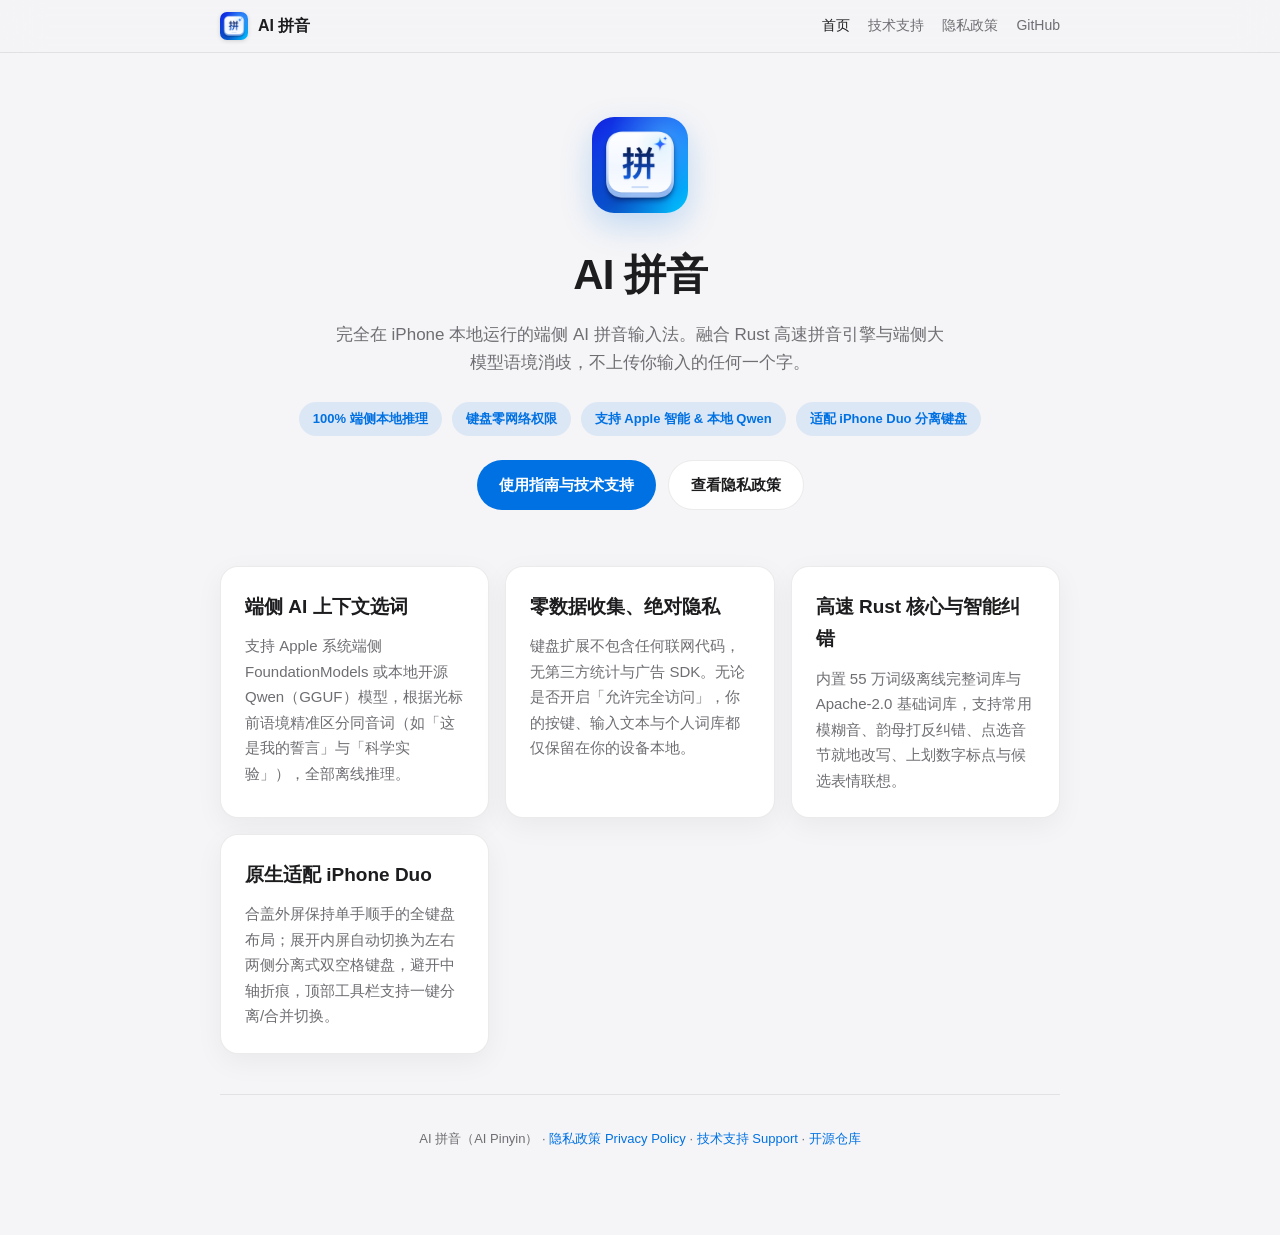
<file: index.html>
<!DOCTYPE html>
<html lang="zh-CN">
<head>
  <meta charset="utf-8" />
  <meta name="viewport" content="width=device-width, initial-scale=1" />
  <title>AI 拼音 — 本地端侧大模型 iOS 拼音输入法</title>
  <meta name="description" content="AI 拼音是一款完全在设备本地运行的 iOS 拼音输入法，结合 Rust 引擎与端侧大模型上下文选词，键盘绝不联网，零数据收集。" />
  <link rel="icon" type="image/png" href="icon.png" />
  <link rel="apple-touch-icon" href="icon.png" />
  <link rel="stylesheet" href="styles.css" />
</head>
<body>
  <header class="nav">
    <div class="nav-inner">
      <a class="brand" href="index.html">
        <img src="icon.png" alt="AI 拼音图标" />
        <span>AI 拼音</span>
      </a>
      <nav class="nav-links">
        <a class="active" href="index.html">首页</a>
        <a href="support.html">技术支持</a>
        <a href="privacy.html">隐私政策</a>
        <a href="https://github.com/hellomyworkid-tech/rust-ai-pinyin-ime" target="_blank" rel="noopener">GitHub</a>
      </nav>
    </div>
  </header>

  <main class="container">
    <section class="hero">
      <img class="hero-icon" src="icon.png" alt="AI 拼音" />
      <h1>AI 拼音</h1>
      <p>完全在 iPhone 本地运行的端侧 AI 拼音输入法。融合 Rust 高速拼音引擎与端侧大模型语境消歧，不上传你输入的任何一个字。</p>
      <div class="badge-row">
        <span class="badge">100% 端侧本地推理</span>
        <span class="badge">键盘零网络权限</span>
        <span class="badge">支持 Apple 智能 &amp; 本地 Qwen</span>
        <span class="badge">适配 iPhone Duo 分离键盘</span>
      </div>
      <div class="actions">
        <a class="btn btn-primary" href="support.html">使用指南与技术支持</a>
        <a class="btn btn-secondary" href="privacy.html">查看隐私政策</a>
      </div>
    </section>

    <section class="grid">
      <article class="card">
        <h2>端侧 AI 上下文选词</h2>
        <p>支持 Apple 系统端侧 FoundationModels 或本地开源 Qwen（GGUF）模型，根据光标前语境精准区分同音词（如「这是我的誓言」与「科学实验」），全部离线推理。</p>
      </article>
      <article class="card">
        <h2>零数据收集、绝对隐私</h2>
        <p>键盘扩展不包含任何联网代码，无第三方统计与广告 SDK。无论是否开启「允许完全访问」，你的按键、输入文本与个人词库都仅保留在你的设备本地。</p>
      </article>
      <article class="card">
        <h2>高速 Rust 核心与智能纠错</h2>
        <p>内置 55 万词级离线完整词库与 Apache-2.0 基础词库，支持常用模糊音、韵母打反纠错、点选音节就地改写、上划数字标点与候选表情联想。</p>
      </article>
      <article class="card">
        <h2>原生适配 iPhone Duo</h2>
        <p>合盖外屏保持单手顺手的全键盘布局；展开内屏自动切换为左右两侧分离式双空格键盘，避开中轴折痕，顶部工具栏支持一键分离/合并切换。</p>
      </article>
    </section>

    <footer class="footer">
      <p>AI 拼音（AI Pinyin） · <a href="privacy.html">隐私政策 Privacy Policy</a> · <a href="support.html">技术支持 Support</a> · <a href="https://github.com/hellomyworkid-tech/rust-ai-pinyin-ime" target="_blank" rel="noopener">开源仓库</a></p>
    </footer>
  </main>
</body>
</html>
</file>
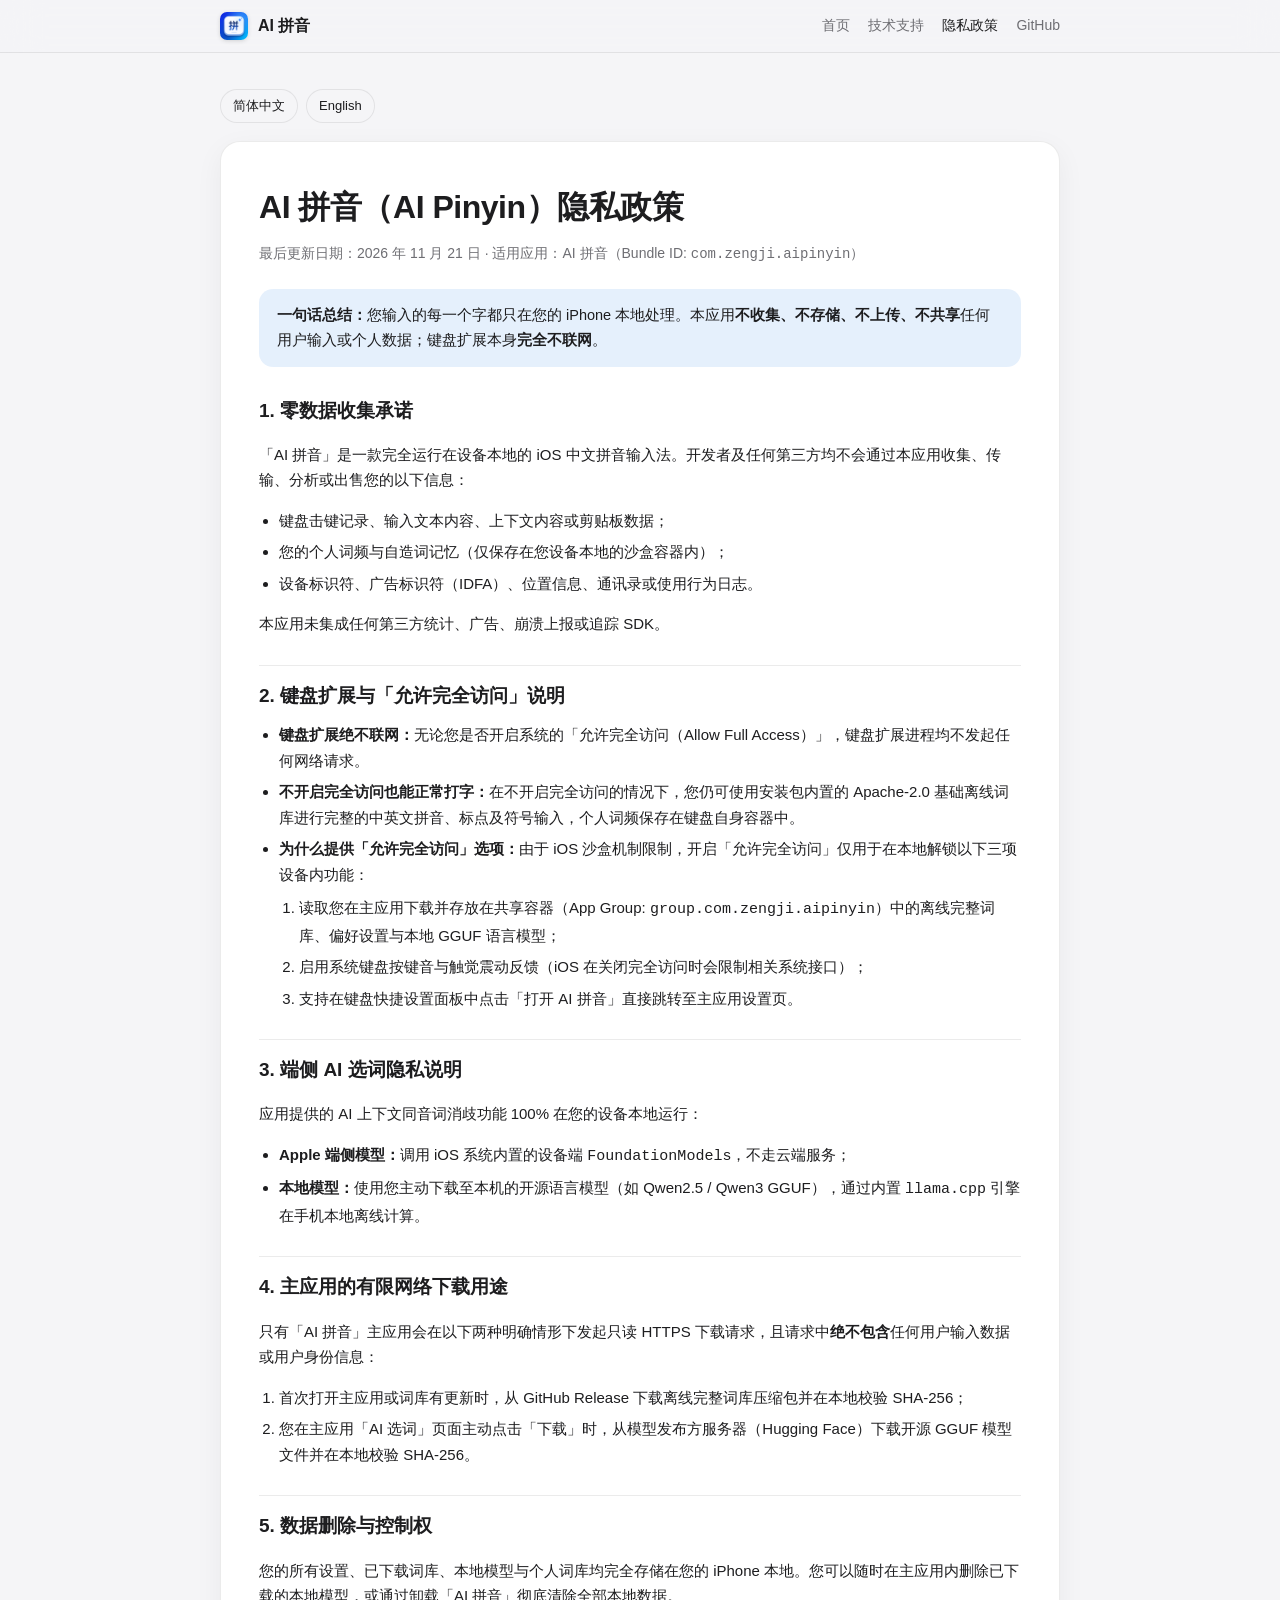
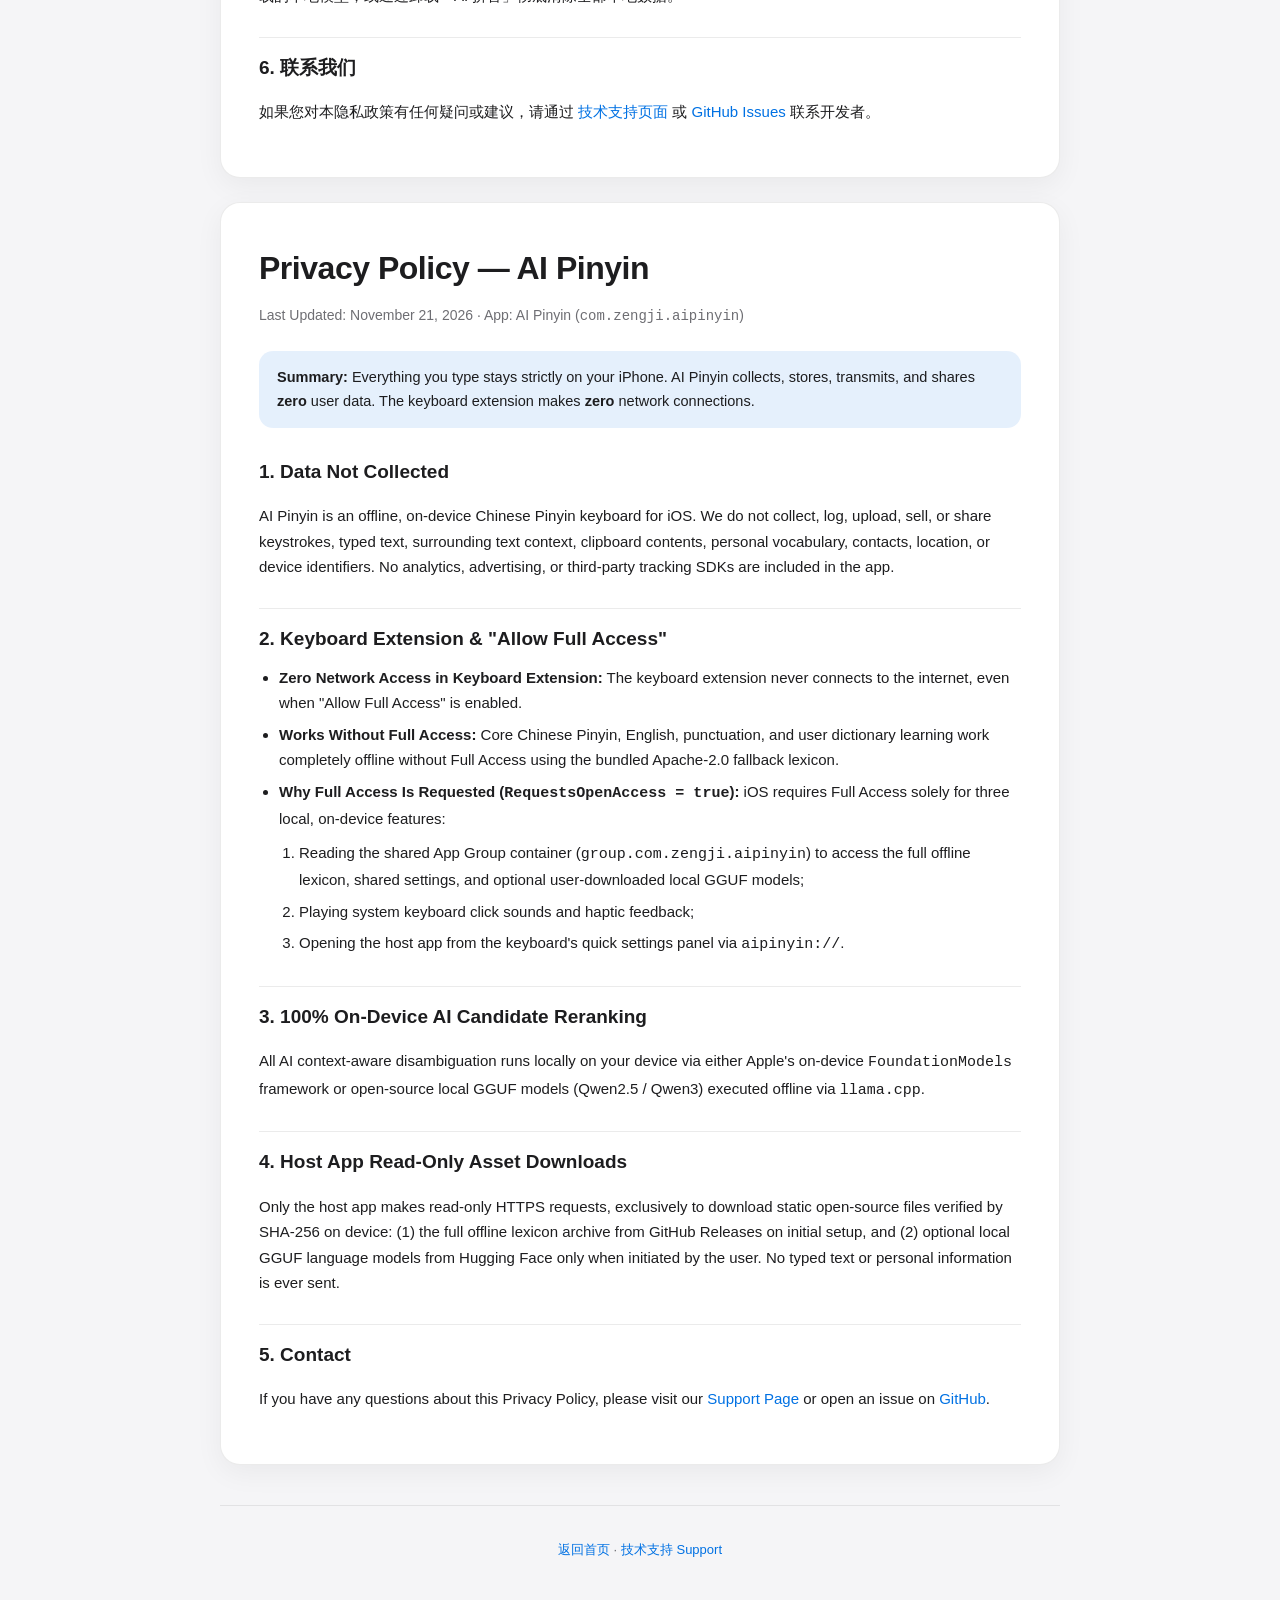
<file: privacy.html>
<!DOCTYPE html>
<html lang="zh-CN">
<head>
  <meta charset="utf-8" />
  <meta name="viewport" content="width=device-width, initial-scale=1" />
  <title>隐私政策 Privacy Policy — AI 拼音</title>
  <meta name="description" content="AI 拼音（AI Pinyin）iOS 输入法隐私政策：零数据收集、键盘扩展绝不联网、端侧 AI 100% 本地运行。" />
  <link rel="icon" type="image/png" href="icon.png" />
  <link rel="stylesheet" href="styles.css" />
</head>
<body>
  <header class="nav">
    <div class="nav-inner">
      <a class="brand" href="index.html">
        <img src="icon.png" alt="AI 拼音图标" />
        <span>AI 拼音</span>
      </a>
      <nav class="nav-links">
        <a href="index.html">首页</a>
        <a href="support.html">技术支持</a>
        <a class="active" href="privacy.html">隐私政策</a>
        <a href="https://github.com/hellomyworkid-tech/rust-ai-pinyin-ime" target="_blank" rel="noopener">GitHub</a>
      </nav>
    </div>
  </header>

  <main class="container">
    <div class="lang-switch">
      <a href="#zh">简体中文</a>
      <a href="#en">English</a>
    </div>

    <article class="doc-card" id="zh">
      <h1>AI 拼音（AI Pinyin）隐私政策</h1>
      <div class="doc-meta">最后更新日期：2026 年 11 月 21 日 · 适用应用：AI 拼音（Bundle ID: <code>com.zengji.aipinyin</code>）</div>

      <div class="callout">
        <strong>一句话总结：</strong>您输入的每一个字都只在您的 iPhone 本地处理。本应用<strong>不收集、不存储、不上传、不共享</strong>任何用户输入或个人数据；键盘扩展本身<strong>完全不联网</strong>。
      </div>

      <h2>1. 零数据收集承诺</h2>
      <p>「AI 拼音」是一款完全运行在设备本地的 iOS 中文拼音输入法。开发者及任何第三方均不会通过本应用收集、传输、分析或出售您的以下信息：</p>
      <ul>
        <li>键盘击键记录、输入文本内容、上下文内容或剪贴板数据；</li>
        <li>您的个人词频与自造词记忆（仅保存在您设备本地的沙盒容器内）；</li>
        <li>设备标识符、广告标识符（IDFA）、位置信息、通讯录或使用行为日志。</li>
      </ul>
      <p>本应用未集成任何第三方统计、广告、崩溃上报或追踪 SDK。</p>

      <h2>2. 键盘扩展与「允许完全访问」说明</h2>
      <ul>
        <li><strong>键盘扩展绝不联网：</strong>无论您是否开启系统的「允许完全访问（Allow Full Access）」，键盘扩展进程均不发起任何网络请求。</li>
        <li><strong>不开启完全访问也能正常打字：</strong>在不开启完全访问的情况下，您仍可使用安装包内置的 Apache-2.0 基础离线词库进行完整的中英文拼音、标点及符号输入，个人词频保存在键盘自身容器中。</li>
        <li><strong>为什么提供「允许完全访问」选项：</strong>由于 iOS 沙盒机制限制，开启「允许完全访问」仅用于在本地解锁以下三项设备内功能：
          <ol>
            <li>读取您在主应用下载并存放在共享容器（App Group: <code>group.com.zengji.aipinyin</code>）中的离线完整词库、偏好设置与本地 GGUF 语言模型；</li>
            <li>启用系统键盘按键音与触觉震动反馈（iOS 在关闭完全访问时会限制相关系统接口）；</li>
            <li>支持在键盘快捷设置面板中点击「打开 AI 拼音」直接跳转至主应用设置页。</li>
          </ol>
        </li>
      </ul>

      <h2>3. 端侧 AI 选词隐私说明</h2>
      <p>应用提供的 AI 上下文同音词消歧功能 100% 在您的设备本地运行：</p>
      <ul>
        <li><strong>Apple 端侧模型：</strong>调用 iOS 系统内置的设备端 <code>FoundationModels</code>，不走云端服务；</li>
        <li><strong>本地模型：</strong>使用您主动下载至本机的开源语言模型（如 Qwen2.5 / Qwen3 GGUF），通过内置 <code>llama.cpp</code> 引擎在手机本地离线计算。</li>
      </ul>

      <h2>4. 主应用的有限网络下载用途</h2>
      <p>只有「AI 拼音」主应用会在以下两种明确情形下发起只读 HTTPS 下载请求，且请求中<strong>绝不包含</strong>任何用户输入数据或用户身份信息：</p>
      <ol>
        <li>首次打开主应用或词库有更新时，从 GitHub Release 下载离线完整词库压缩包并在本地校验 SHA-256；</li>
        <li>您在主应用「AI 选词」页面主动点击「下载」时，从模型发布方服务器（Hugging Face）下载开源 GGUF 模型文件并在本地校验 SHA-256。</li>
      </ol>

      <h2>5. 数据删除与控制权</h2>
      <p>您的所有设置、已下载词库、本地模型与个人词库均完全存储在您的 iPhone 本地。您可以随时在主应用内删除已下载的本地模型，或通过卸载「AI 拼音」彻底清除全部本地数据。</p>

      <h2>6. 联系我们</h2>
      <p>如果您对本隐私政策有任何疑问或建议，请通过 <a href="support.html">技术支持页面</a> 或 <a href="https://github.com/hellomyworkid-tech/rust-ai-pinyin-ime/issues" target="_blank" rel="noopener">GitHub Issues</a> 联系开发者。</p>
    </article>

    <article class="doc-card" id="en">
      <h1>Privacy Policy — AI Pinyin</h1>
      <div class="doc-meta">Last Updated: November 21, 2026 · App: AI Pinyin (<code>com.zengji.aipinyin</code>)</div>

      <div class="callout">
        <strong>Summary:</strong> Everything you type stays strictly on your iPhone. AI Pinyin collects, stores, transmits, and shares <strong>zero</strong> user data. The keyboard extension makes <strong>zero</strong> network connections.
      </div>

      <h2>1. Data Not Collected</h2>
      <p>AI Pinyin is an offline, on-device Chinese Pinyin keyboard for iOS. We do not collect, log, upload, sell, or share keystrokes, typed text, surrounding text context, clipboard contents, personal vocabulary, contacts, location, or device identifiers. No analytics, advertising, or third-party tracking SDKs are included in the app.</p>

      <h2>2. Keyboard Extension &amp; "Allow Full Access"</h2>
      <ul>
        <li><strong>Zero Network Access in Keyboard Extension:</strong> The keyboard extension never connects to the internet, even when "Allow Full Access" is enabled.</li>
        <li><strong>Works Without Full Access:</strong> Core Chinese Pinyin, English, punctuation, and user dictionary learning work completely offline without Full Access using the bundled Apache-2.0 fallback lexicon.</li>
        <li><strong>Why Full Access Is Requested (<code>RequestsOpenAccess = true</code>):</strong> iOS requires Full Access solely for three local, on-device features:
          <ol>
            <li>Reading the shared App Group container (<code>group.com.zengji.aipinyin</code>) to access the full offline lexicon, shared settings, and optional user-downloaded local GGUF models;</li>
            <li>Playing system keyboard click sounds and haptic feedback;</li>
            <li>Opening the host app from the keyboard's quick settings panel via <code>aipinyin://</code>.</li>
          </ol>
        </li>
      </ul>

      <h2>3. 100% On-Device AI Candidate Reranking</h2>
      <p>All AI context-aware disambiguation runs locally on your device via either Apple's on-device <code>FoundationModels</code> framework or open-source local GGUF models (Qwen2.5 / Qwen3) executed offline via <code>llama.cpp</code>.</p>

      <h2>4. Host App Read-Only Asset Downloads</h2>
      <p>Only the host app makes read-only HTTPS requests, exclusively to download static open-source files verified by SHA-256 on device: (1) the full offline lexicon archive from GitHub Releases on initial setup, and (2) optional local GGUF language models from Hugging Face only when initiated by the user. No typed text or personal information is ever sent.</p>

      <h2>5. Contact</h2>
      <p>If you have any questions about this Privacy Policy, please visit our <a href="support.html">Support Page</a> or open an issue on <a href="https://github.com/hellomyworkid-tech/rust-ai-pinyin-ime/issues" target="_blank" rel="noopener">GitHub</a>.</p>
    </article>

    <footer class="footer">
      <p><a href="index.html">返回首页</a> · <a href="support.html">技术支持 Support</a></p>
    </footer>
  </main>
</body>
</html>
</file>
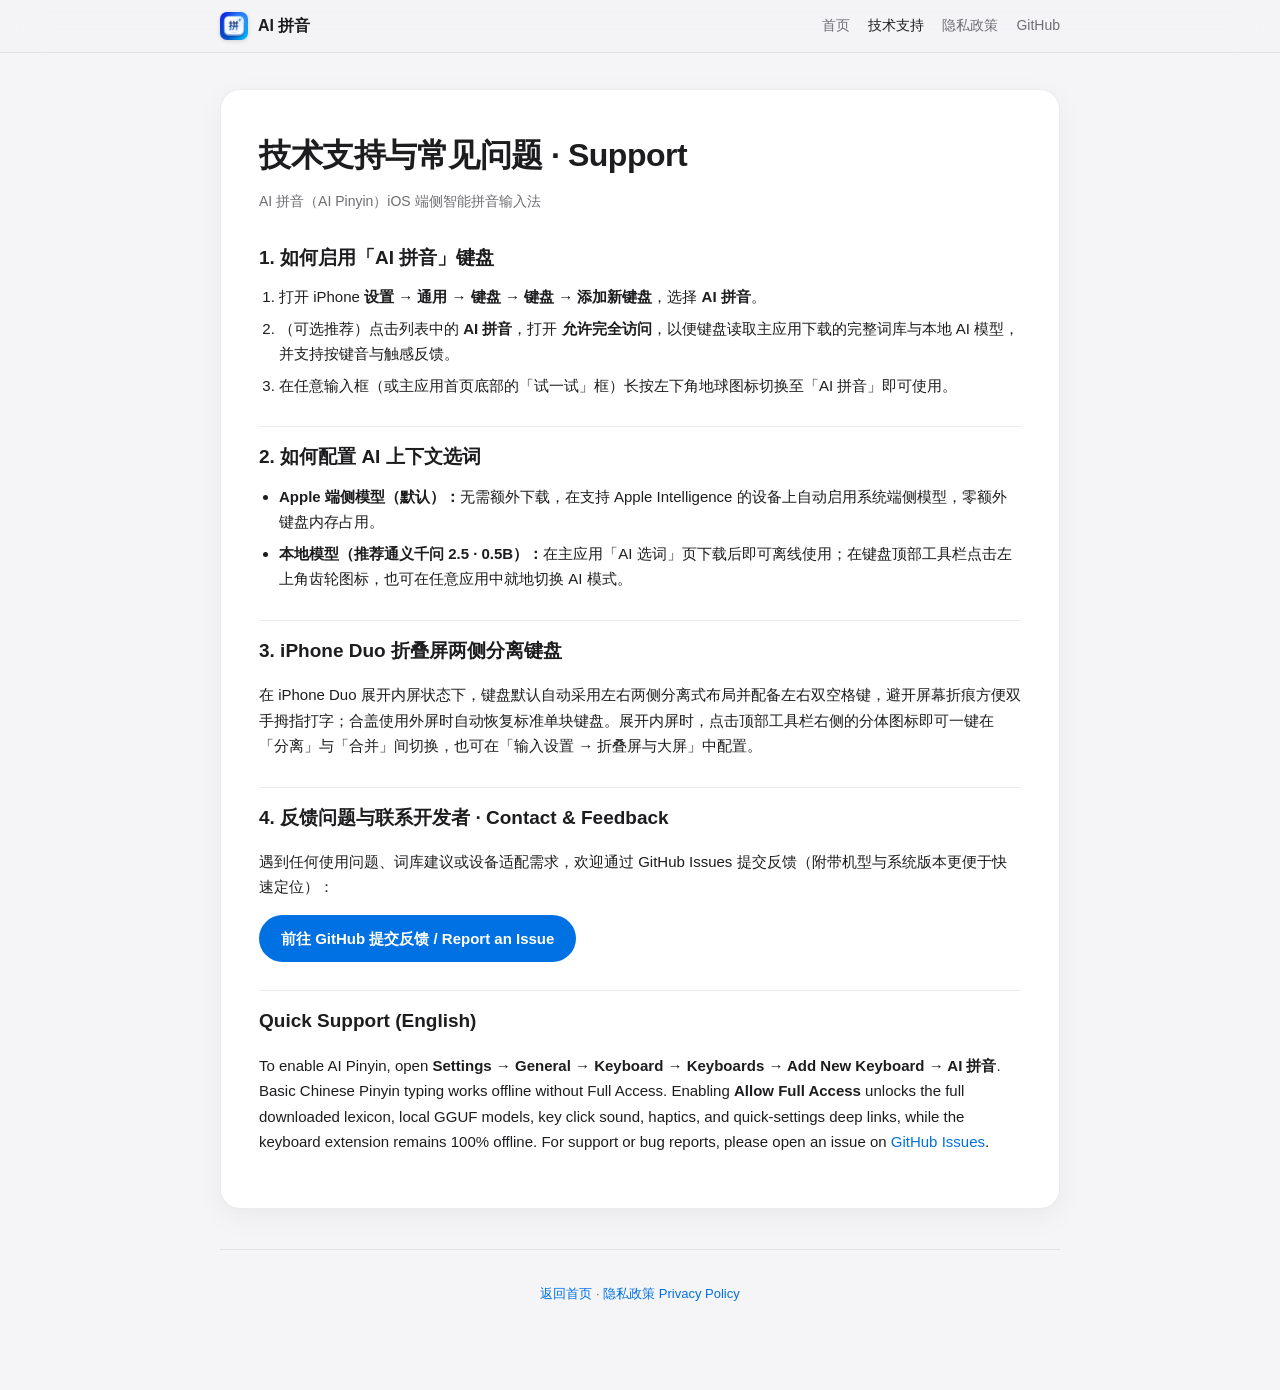
<file: support.html>
<!DOCTYPE html>
<html lang="zh-CN">
<head>
  <meta charset="utf-8" />
  <meta name="viewport" content="width=device-width, initial-scale=1" />
  <title>技术支持 Support — AI 拼音</title>
  <meta name="description" content="AI 拼音（AI Pinyin）启用步骤、AI 选词配置、iPhone Duo 分离键盘说明与问题反馈。" />
  <link rel="icon" type="image/png" href="icon.png" />
  <link rel="stylesheet" href="styles.css" />
</head>
<body>
  <header class="nav">
    <div class="nav-inner">
      <a class="brand" href="index.html">
        <img src="icon.png" alt="AI 拼音图标" />
        <span>AI 拼音</span>
      </a>
      <nav class="nav-links">
        <a href="index.html">首页</a>
        <a class="active" href="support.html">技术支持</a>
        <a href="privacy.html">隐私政策</a>
        <a href="https://github.com/hellomyworkid-tech/rust-ai-pinyin-ime" target="_blank" rel="noopener">GitHub</a>
      </nav>
    </div>
  </header>

  <main class="container">
    <article class="doc-card">
      <h1>技术支持与常见问题 · Support</h1>
      <div class="doc-meta">AI 拼音（AI Pinyin）iOS 端侧智能拼音输入法</div>

      <h2>1. 如何启用「AI 拼音」键盘</h2>
      <ol>
        <li>打开 iPhone <strong>设置 → 通用 → 键盘 → 键盘 → 添加新键盘</strong>，选择 <strong>AI 拼音</strong>。</li>
        <li>（可选推荐）点击列表中的 <strong>AI 拼音</strong>，打开 <strong>允许完全访问</strong>，以便键盘读取主应用下载的完整词库与本地 AI 模型，并支持按键音与触感反馈。</li>
        <li>在任意输入框（或主应用首页底部的「试一试」框）长按左下角地球图标切换至「AI 拼音」即可使用。</li>
      </ol>

      <h2>2. 如何配置 AI 上下文选词</h2>
      <ul>
        <li><strong>Apple 端侧模型（默认）：</strong>无需额外下载，在支持 Apple Intelligence 的设备上自动启用系统端侧模型，零额外键盘内存占用。</li>
        <li><strong>本地模型（推荐通义千问 2.5 · 0.5B）：</strong>在主应用「AI 选词」页下载后即可离线使用；在键盘顶部工具栏点击左上角齿轮图标，也可在任意应用中就地切换 AI 模式。</li>
      </ul>

      <h2>3. iPhone Duo 折叠屏两侧分离键盘</h2>
      <p>在 iPhone Duo 展开内屏状态下，键盘默认自动采用左右两侧分离式布局并配备左右双空格键，避开屏幕折痕方便双手拇指打字；合盖使用外屏时自动恢复标准单块键盘。展开内屏时，点击顶部工具栏右侧的分体图标即可一键在「分离」与「合并」间切换，也可在「输入设置 → 折叠屏与大屏」中配置。</p>

      <h2>4. 反馈问题与联系开发者 · Contact &amp; Feedback</h2>
      <p>遇到任何使用问题、词库建议或设备适配需求，欢迎通过 GitHub Issues 提交反馈（附带机型与系统版本更便于快速定位）：</p>
      <p><a class="btn btn-primary" href="https://github.com/hellomyworkid-tech/rust-ai-pinyin-ime/issues" target="_blank" rel="noopener">前往 GitHub 提交反馈 / Report an Issue</a></p>

      <h2>Quick Support (English)</h2>
      <p>To enable AI Pinyin, open <strong>Settings → General → Keyboard → Keyboards → Add New Keyboard → AI 拼音</strong>. Basic Chinese Pinyin typing works offline without Full Access. Enabling <strong>Allow Full Access</strong> unlocks the full downloaded lexicon, local GGUF models, key click sound, haptics, and quick-settings deep links, while the keyboard extension remains 100% offline. For support or bug reports, please open an issue on <a href="https://github.com/hellomyworkid-tech/rust-ai-pinyin-ime/issues" target="_blank" rel="noopener">GitHub Issues</a>.</p>
    </article>

    <footer class="footer">
      <p><a href="index.html">返回首页</a> · <a href="privacy.html">隐私政策 Privacy Policy</a></p>
    </footer>
  </main>
</body>
</html>
</file>
<file: styles.css>
:root {
  color-scheme: light dark;
  --bg: #f5f5f7;
  --card: #ffffff;
  --text: #1d1d1f;
  --muted: #6e6e73;
  --border: rgba(0, 0, 0, 0.08);
  --accent: #0071e3;
  --accent-soft: rgba(0, 113, 227, 0.1);
  --shadow: 0 8px 28px rgba(0, 0, 0, 0.05);
}

@media (prefers-color-scheme: dark) {
  :root {
    --bg: #000000;
    --card: #1c1c1e;
    --text: #f5f5f7;
    --muted: #98989d;
    --border: rgba(255, 255, 255, 0.12);
    --accent: #2997ff;
    --accent-soft: rgba(41, 151, 255, 0.16);
    --shadow: 0 8px 28px rgba(0, 0, 0, 0.35);
  }
}

* {
  box-sizing: border-box;
}

body {
  margin: 0;
  font-family: -apple-system, BlinkMacSystemFont, "SF Pro Text", "PingFang SC", "Hiragino Sans GB", "Helvetica Neue", sans-serif;
  background: var(--bg);
  color: var(--text);
  line-height: 1.7;
  -webkit-font-smoothing: antialiased;
}

a {
  color: var(--accent);
  text-decoration: none;
}

a:hover {
  text-decoration: underline;
}

.nav {
  position: sticky;
  top: 0;
  z-index: 10;
  backdrop-filter: saturate(180%) blur(20px);
  -webkit-backdrop-filter: saturate(180%) blur(20px);
  background: color-mix(in srgb, var(--bg) 82%, transparent);
  border-bottom: 1px solid var(--border);
}

.nav-inner {
  max-width: 880px;
  margin: 0 auto;
  padding: 12px 20px;
  display: flex;
  align-items: center;
  justify-content: space-between;
  gap: 16px;
}

.brand {
  display: inline-flex;
  align-items: center;
  gap: 10px;
  font-weight: 600;
  font-size: 16px;
  color: var(--text);
}

.brand img {
  width: 28px;
  height: 28px;
  border-radius: 7px;
  box-shadow: 0 1px 4px rgba(0, 0, 0, 0.15);
}

.nav-links {
  display: flex;
  align-items: center;
  gap: 18px;
  font-size: 14px;
}

.nav-links a {
  color: var(--muted);
  font-weight: 500;
}

.nav-links a.active,
.nav-links a:hover {
  color: var(--text);
  text-decoration: none;
}

.container {
  max-width: 880px;
  margin: 0 auto;
  padding: 36px 20px 72px;
}

.hero {
  text-align: center;
  padding: 28px 16px 36px;
}

.hero-icon {
  width: 96px;
  height: 96px;
  border-radius: 22px;
  box-shadow: 0 12px 32px rgba(0, 113, 227, 0.22);
  margin-bottom: 18px;
}

.hero h1 {
  margin: 0 0 10px;
  font-size: clamp(28px, 5vw, 42px);
  letter-spacing: -0.02em;
}

.hero p {
  margin: 0 auto 24px;
  max-width: 620px;
  color: var(--muted);
  font-size: 17px;
}

.badge-row {
  display: flex;
  flex-wrap: wrap;
  justify-content: center;
  gap: 10px;
  margin-bottom: 24px;
}

.badge {
  display: inline-flex;
  align-items: center;
  padding: 6px 14px;
  border-radius: 999px;
  background: var(--accent-soft);
  color: var(--accent);
  font-size: 13px;
  font-weight: 600;
}

.actions {
  display: flex;
  flex-wrap: wrap;
  justify-content: center;
  gap: 12px;
}

.btn {
  display: inline-flex;
  align-items: center;
  justify-content: center;
  padding: 11px 22px;
  border-radius: 999px;
  font-weight: 600;
  font-size: 15px;
  transition: opacity 0.15s ease;
}

.btn:hover {
  text-decoration: none;
  opacity: 0.88;
}

.btn-primary {
  background: var(--accent);
  color: #ffffff;
}

.btn-secondary {
  background: var(--card);
  color: var(--text);
  border: 1px solid var(--border);
}

.grid {
  display: grid;
  grid-template-columns: repeat(auto-fit, minmax(240px, 1fr));
  gap: 16px;
  margin-top: 20px;
}

.card {
  background: var(--card);
  border: 1px solid var(--border);
  border-radius: 18px;
  padding: 24px;
  box-shadow: var(--shadow);
}

.card h2 {
  margin: 0 0 10px;
  font-size: 19px;
}

.card h3 {
  margin: 22px 0 8px;
  font-size: 16px;
}

.card p {
  margin: 0 0 12px;
  color: var(--muted);
  font-size: 15px;
}

.card p:last-child {
  margin-bottom: 0;
}

.doc-card {
  background: var(--card);
  border: 1px solid var(--border);
  border-radius: 20px;
  padding: clamp(22px, 4vw, 38px);
  box-shadow: var(--shadow);
  margin-bottom: 24px;
}

.doc-card h1 {
  margin: 0 0 8px;
  font-size: clamp(24px, 4vw, 32px);
  letter-spacing: -0.015em;
}

.doc-meta {
  color: var(--muted);
  font-size: 14px;
  margin-bottom: 22px;
}

.doc-card h2 {
  margin: 28px 0 10px;
  font-size: 19px;
  padding-top: 14px;
  border-top: 1px solid var(--border);
}

.doc-card h2:first-of-type {
  border-top: none;
  padding-top: 0;
}

.doc-card p,
.doc-card li {
  font-size: 15px;
  color: var(--text);
}

.doc-card ul,
.doc-card ol {
  padding-left: 20px;
  margin: 8px 0 14px;
}

.doc-card li {
  margin-bottom: 6px;
}

.callout {
  background: var(--accent-soft);
  border-radius: 14px;
  padding: 14px 18px;
  margin: 16px 0;
  font-size: 14.5px;
}

.lang-switch {
  display: inline-flex;
  gap: 8px;
  margin-bottom: 18px;
}

.lang-switch a {
  padding: 5px 12px;
  border-radius: 999px;
  border: 1px solid var(--border);
  background: var(--bg);
  color: var(--text);
  font-size: 13px;
  font-weight: 500;
}

.footer {
  text-align: center;
  color: var(--muted);
  font-size: 13px;
  margin-top: 40px;
  padding-top: 20px;
  border-top: 1px solid var(--border);
}
</file>
